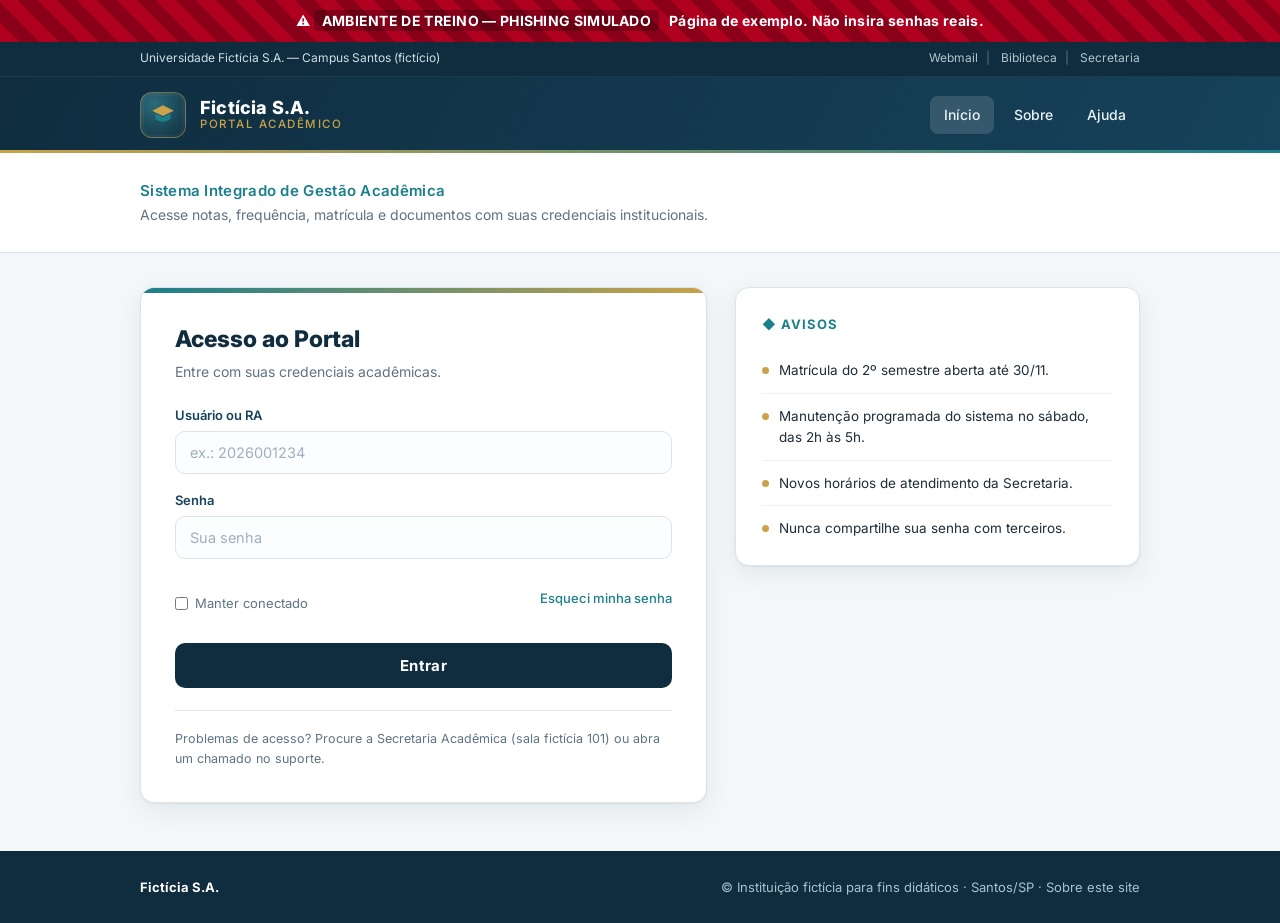
<file: exemplo-espelho/index.html>
<!DOCTYPE html>
<html lang="pt-BR">
<head>
  <meta charset="UTF-8">
  <meta name="viewport" content="width=device-width, initial-scale=1.0">
  <title>Portal Acadêmico — Fictícia S.A.</title>
  <link rel="stylesheet" href="css/estilo.css">
  <style>
    /* ---- Estilos exclusivos da versão de TREINO (não existem no site-alvo) ---- */
    .faixa-treino {
      background: repeating-linear-gradient(45deg,#b00020,#b00020 14px,#8a0019 14px,#8a0019 28px);
      color:#fff; text-align:center; font-weight:700; font-size:14px;
      padding:10px 12px; letter-spacing:.3px;
    }
    .faixa-treino span { background:rgba(0,0,0,.25); padding:2px 8px; border-radius:4px; }

    /* Overlay educativo exibido ao "enviar" o formulário */
    #overlay-educativo {
      display:none; position:fixed; inset:0; z-index:50;
      background:rgba(15,25,35,.92); color:#fff; overflow:auto; padding:40px 16px;
    }
    #overlay-educativo .painel {
      max-width:640px; margin:0 auto; background:#13202c;
      border:2px solid #b00020; border-radius:14px; padding:32px;
    }
    #overlay-educativo h2 { color:#ff6b7f; font-size:24px; margin-bottom:8px; }
    #overlay-educativo p.intro { color:#cfd9e2; margin-bottom:20px; }
    #overlay-educativo ol { margin:0 0 20px 20px; }
    #overlay-educativo li { margin:10px 0; line-height:1.5; }
    #overlay-educativo li strong { color:#ffd27f; }
    #overlay-educativo code { background:rgba(255,255,255,.1); padding:1px 5px; border-radius:4px; font-size:13px; }
    #overlay-educativo .fechar {
      background:#b00020; color:#fff; border:none; padding:11px 18px;
      border-radius:8px; font-size:15px; font-weight:600; cursor:pointer;
    }
    #overlay-educativo .fechar:hover { background:#8a0019; }
    #overlay-educativo .nota { margin-top:16px; font-size:12px; color:#8fa3b5; }
  </style>
</head>
<body>
  <!-- =====================================================================
       VERSÃO ESPELHO DE EXEMPLO — AMBIENTE DE TREINO
       Esta página é a REFERÊNCIA do resultado esperado no laboratório.
       Difere da clonagem de um atacante em dois pontos propositais:
         1) Faixa visível de "PHISHING SIMULADO".
         2) O formulário NÃO envia dados a lugar nenhum: ao clicar em
            "Entrar", ele mostra uma tela educativa (overlay) e descarta
            o que foi digitado.
       Nunca remova esses dois elementos ao publicar.
       ===================================================================== -->

  <div class="faixa-treino">
    ⚠️ <span>AMBIENTE DE TREINO — PHISHING SIMULADO</span> &nbsp; Página de exemplo. Não insira senhas reais.
  </div>

  <!-- barra superior fina -->
  <div class="barra-fina">
    <div class="container">
      <span>Universidade Fictícia S.A. — Campus Santos (fictício)</span>
      <span>
        <a href="#">Webmail</a><span class="sep">|</span>
        <a href="#">Biblioteca</a><span class="sep">|</span>
        <a href="#">Secretaria</a>
      </span>
    </div>
  </div>

  <!-- cabeçalho -->
  <header class="topo">
    <div class="container topo-flex">
      <div class="marca">
        <span class="brasao" aria-hidden="true">
          <svg viewBox="0 0 24 24" fill="none" xmlns="http://www.w3.org/2000/svg">
            <path d="M12 3L2 8l10 5 10-5-10-5z" fill="#c9a24a"/>
            <path d="M5 10.5V15c0 1 3 3 7 3s7-2 7-3v-4.5l-7 3.5-7-3.5z" fill="#1b7f8c"/>
          </svg>
        </span>
        <span class="marca-texto">
          <span class="nome">Fictícia S.A.</span>
          <span class="sub">Portal Acadêmico</span>
        </span>
      </div>
      <nav class="menu">
        <a href="index.html" class="ativo">Início</a>
        <a href="sobre.html">Sobre</a>
        <a href="#">Ajuda</a>
      </nav>
    </div>
  </header>

  <!-- faixa hero -->
  <div class="hero">
    <div class="container">
      <h2>Sistema Integrado de Gestão Acadêmica</h2>
      <p>Acesse notas, frequência, matrícula e documentos com suas credenciais institucionais.</p>
    </div>
  </div>

  <!-- conteúdo -->
  <main class="container conteudo">
    <section class="cartao cartao-login">
      <h1>Acesso ao Portal</h1>
      <p class="subtitulo">Entre com suas credenciais acadêmicas.</p>

      <!-- id no form para interceptar o envio via JavaScript -->
      <form id="form-login" autocomplete="off">
        <label for="usuario">Usuário ou RA</label>
        <input type="text" id="usuario" name="usuario" placeholder="ex.: 2026001234">

        <label for="senha">Senha</label>
        <input type="password" id="senha" name="senha" placeholder="Sua senha">

        <div class="linha-opcoes">
          <label class="checkbox"><input type="checkbox"> Manter conectado</label>
          <a href="#" class="link-pequeno">Esqueci minha senha</a>
        </div>

        <button type="submit" class="botao-primario">Entrar</button>
      </form>

      <p class="rodape-cartao">
        Problemas de acesso? Procure a Secretaria Acadêmica (sala fictícia 101)
        ou abra um chamado no suporte.
      </p>
    </section>

    <aside class="cartao avisos">
      <h3>◆ Avisos</h3>
      <ul>
        <li><span class="ponto"></span> Matrícula do 2º semestre aberta até 30/11.</li>
        <li><span class="ponto"></span> Manutenção programada do sistema no sábado, das 2h às 5h.</li>
        <li><span class="ponto"></span> Novos horários de atendimento da Secretaria.</li>
        <li><span class="ponto"></span> Nunca compartilhe sua senha com terceiros.</li>
      </ul>
    </aside>
  </main>

  <!-- rodapé -->
  <footer class="rodape">
    <div class="container">
      <span class="marca-mini">Fictícia S.A.</span>
      <span>© Instituição fictícia para fins didáticos · Santos/SP · <a href="sobre.html">Sobre este site</a></span>
    </div>
  </footer>

  <!-- Tela educativa -->
  <div id="overlay-educativo" role="dialog" aria-modal="true">
    <div class="painel">
      <h2>🎣 Você caiu em um phishing simulado!</h2>
      <p class="intro">
        Em um ataque real, os dados digitados agora estariam nas mãos de um golpista.
        Aqui, <strong>nada foi enviado</strong> — o que você escreveu foi descartado.
        Veja os sinais que denunciariam esta página:
      </p>
      <ol>
        <li><strong>A URL é diferente da oficial.</strong> Olhe a barra de endereço: o domínio não é o da instituição (ex.: termina em <code>github.io</code>, não no site real).</li>
        <li><strong>O cadeado (HTTPS) não garante que o site é legítimo.</strong> Qualquer um consegue um certificado grátis; cadeado significa "conexão cifrada", não "site confiável".</li>
        <li><strong>O pedido chegou por um link inesperado.</strong> E-mails/mensagens com urgência ("sua conta será bloqueada") levando a telas de login são o vetor clássico.</li>
        <li><strong>Pequenos detalhes fora do lugar.</strong> Página copiada pode ter links quebrados, imagens faltando ou textos levemente diferentes do original.</li>
      </ol>
      <p class="intro" style="margin-bottom:16px;">
        <strong>Regra de ouro:</strong> nunca digite senha a partir de um link recebido.
        Acesse sempre digitando o endereço oficial você mesmo ou usando um favorito confiável.
      </p>
      <button class="fechar" onclick="document.getElementById('overlay-educativo').style.display='none';">Entendi, voltar</button>
      <p class="nota">Exercício didático — Segurança de Sistemas. Nenhum dado é coletado, enviado ou armazenado.</p>
    </div>
  </div>

  <script>
    // Intercepta o envio: NÃO há destino, NÃO há coleta. Apenas educa.
    document.getElementById('form-login').addEventListener('submit', function (e) {
      e.preventDefault();                 // impede qualquer envio
      document.getElementById('senha').value = '';   // descarta o que foi digitado
      document.getElementById('usuario').value = '';
      document.getElementById('overlay-educativo').style.display = 'block';
      window.scrollTo(0, 0);
    });
  </script>
</body>
</html>
</file>
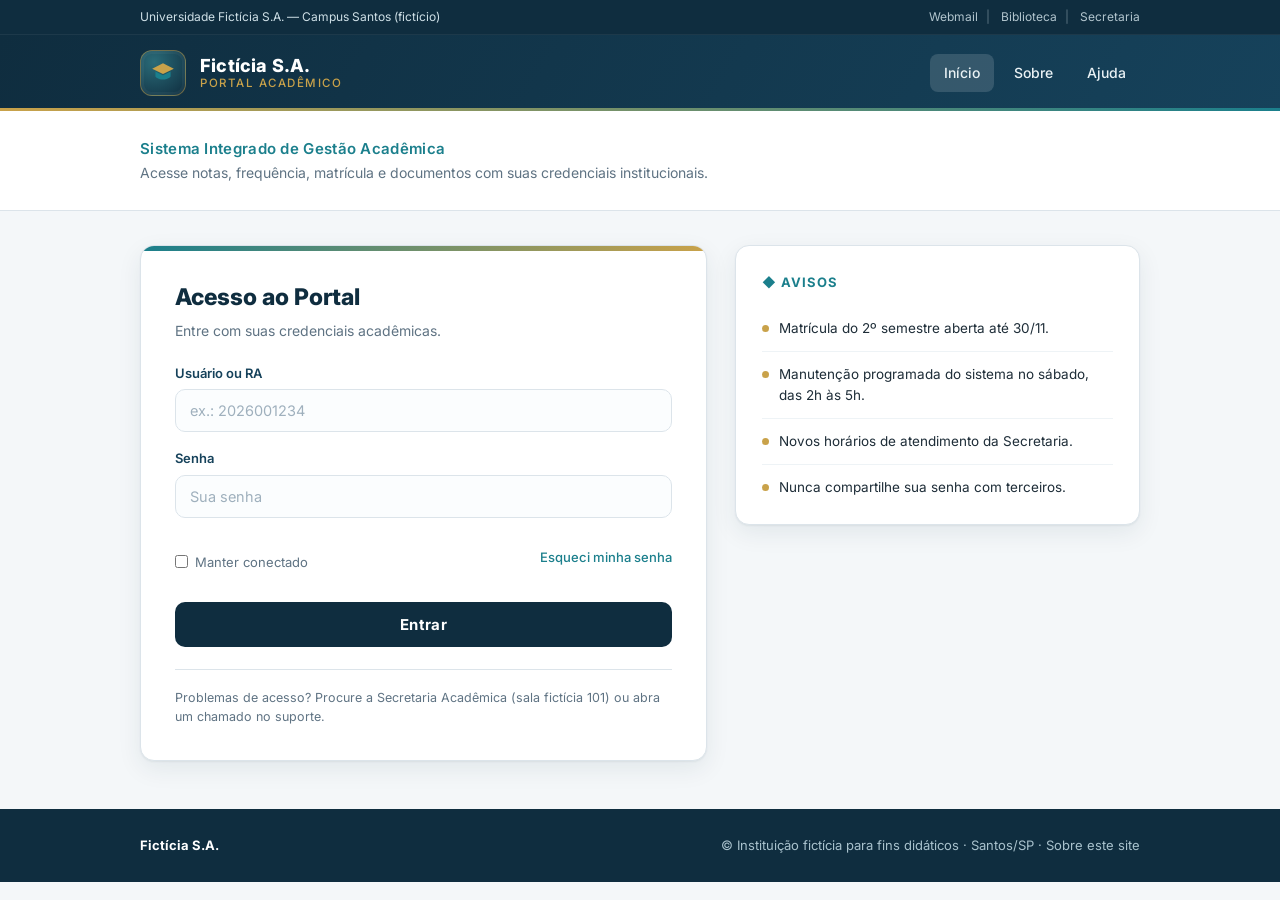
<file: site-alvo/index.html>
<!DOCTYPE html>
<html lang="pt-BR">
<head>
  <meta charset="UTF-8">
  <meta name="viewport" content="width=device-width, initial-scale=1.0">
  <title>Portal Acadêmico — Fictícia S.A.</title>
  <link rel="stylesheet" href="css/estilo.css">
</head>
<body>
  <!-- =====================================================================
       SITE-ALVO FICTÍCIO — uso exclusivamente educacional.
       "Fictícia S.A." é uma instituição inventada. Nenhuma marca real.
       Este é o site LEGÍTIMO que os alunos vão espelhar no laboratório.
       ===================================================================== -->

  <!-- barra superior fina -->
  <div class="barra-fina">
    <div class="container">
      <span>Universidade Fictícia S.A. — Campus Santos (fictício)</span>
      <span>
        <a href="#">Webmail</a><span class="sep">|</span>
        <a href="#">Biblioteca</a><span class="sep">|</span>
        <a href="#">Secretaria</a>
      </span>
    </div>
  </div>

  <!-- cabeçalho -->
  <header class="topo">
    <div class="container topo-flex">
      <div class="marca">
        <span class="brasao" aria-hidden="true">
          <svg viewBox="0 0 24 24" fill="none" xmlns="http://www.w3.org/2000/svg">
            <path d="M12 3L2 8l10 5 10-5-10-5z" fill="#c9a24a"/>
            <path d="M5 10.5V15c0 1 3 3 7 3s7-2 7-3v-4.5l-7 3.5-7-3.5z" fill="#1b7f8c"/>
          </svg>
        </span>
        <span class="marca-texto">
          <span class="nome">Fictícia S.A.</span>
          <span class="sub">Portal Acadêmico</span>
        </span>
      </div>
      <nav class="menu">
        <a href="index.html" class="ativo">Início</a>
        <a href="sobre.html">Sobre</a>
        <a href="#">Ajuda</a>
      </nav>
    </div>
  </header>

  <!-- faixa hero -->
  <div class="hero">
    <div class="container">
      <h2>Sistema Integrado de Gestão Acadêmica</h2>
      <p>Acesse notas, frequência, matrícula e documentos com suas credenciais institucionais.</p>
    </div>
  </div>

  <!-- conteúdo -->
  <main class="container conteudo">
    <section class="cartao cartao-login">
      <h1>Acesso ao Portal</h1>
      <p class="subtitulo">Entre com suas credenciais acadêmicas.</p>

      <form action="#" method="post" autocomplete="off" onsubmit="return false;">
        <label for="usuario">Usuário ou RA</label>
        <input type="text" id="usuario" name="usuario" placeholder="ex.: 2026001234">

        <label for="senha">Senha</label>
        <input type="password" id="senha" name="senha" placeholder="Sua senha">

        <div class="linha-opcoes">
          <label class="checkbox"><input type="checkbox"> Manter conectado</label>
          <a href="#" class="link-pequeno">Esqueci minha senha</a>
        </div>

        <button type="submit" class="botao-primario">Entrar</button>
      </form>

      <p class="rodape-cartao">
        Problemas de acesso? Procure a Secretaria Acadêmica (sala fictícia 101)
        ou abra um chamado no suporte.
      </p>
    </section>

    <aside class="cartao avisos">
      <h3>◆ Avisos</h3>
      <ul>
        <li><span class="ponto"></span> Matrícula do 2º semestre aberta até 30/11.</li>
        <li><span class="ponto"></span> Manutenção programada do sistema no sábado, das 2h às 5h.</li>
        <li><span class="ponto"></span> Novos horários de atendimento da Secretaria.</li>
        <li><span class="ponto"></span> Nunca compartilhe sua senha com terceiros.</li>
      </ul>
    </aside>
  </main>

  <!-- rodapé -->
  <footer class="rodape">
    <div class="container">
      <span class="marca-mini">Fictícia S.A.</span>
      <span>© Instituição fictícia para fins didáticos · Santos/SP · <a href="sobre.html">Sobre este site</a></span>
    </div>
  </footer>
</body>
</html>
</file>
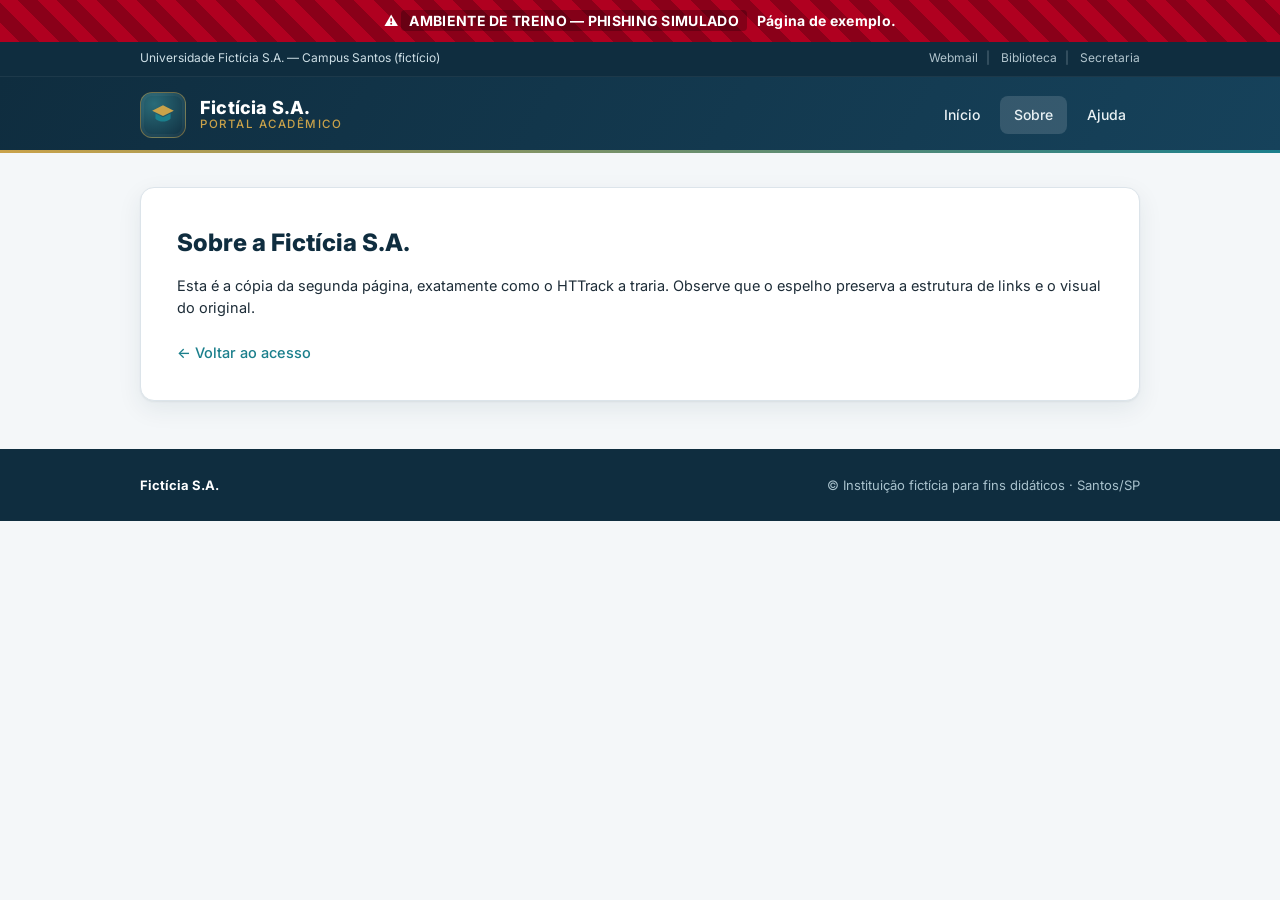
<file: exemplo-espelho/sobre.html>
<!DOCTYPE html>
<html lang="pt-BR">
<head>
  <meta charset="UTF-8">
  <meta name="viewport" content="width=device-width, initial-scale=1.0">
  <title>Sobre — Portal Acadêmico Fictícia S.A.</title>
  <link rel="stylesheet" href="css/estilo.css">
  <style>
    .faixa-treino {
      background: repeating-linear-gradient(45deg,#b00020,#b00020 14px,#8a0019 14px,#8a0019 28px);
      color:#fff; text-align:center; font-weight:700; font-size:14px;
      padding:10px 12px; letter-spacing:.3px;
    }
    .faixa-treino span { background:rgba(0,0,0,.25); padding:2px 8px; border-radius:4px; }
  </style>
</head>
<body>
  <div class="faixa-treino">
    ⚠️ <span>AMBIENTE DE TREINO — PHISHING SIMULADO</span> &nbsp; Página de exemplo.
  </div>

  <div class="barra-fina">
    <div class="container">
      <span>Universidade Fictícia S.A. — Campus Santos (fictício)</span>
      <span>
        <a href="#">Webmail</a><span class="sep">|</span>
        <a href="#">Biblioteca</a><span class="sep">|</span>
        <a href="#">Secretaria</a>
      </span>
    </div>
  </div>

  <header class="topo">
    <div class="container topo-flex">
      <div class="marca">
        <span class="brasao" aria-hidden="true">
          <svg viewBox="0 0 24 24" fill="none" xmlns="http://www.w3.org/2000/svg">
            <path d="M12 3L2 8l10 5 10-5-10-5z" fill="#c9a24a"/>
            <path d="M5 10.5V15c0 1 3 3 7 3s7-2 7-3v-4.5l-7 3.5-7-3.5z" fill="#1b7f8c"/>
          </svg>
        </span>
        <span class="marca-texto">
          <span class="nome">Fictícia S.A.</span>
          <span class="sub">Portal Acadêmico</span>
        </span>
      </div>
      <nav class="menu">
        <a href="index.html">Início</a>
        <a href="sobre.html" class="ativo">Sobre</a>
        <a href="#">Ajuda</a>
      </nav>
    </div>
  </header>

  <main class="container conteudo" style="grid-template-columns: 1fr;">
    <section class="cartao pagina-texto">
      <h1>Sobre a Fictícia S.A.</h1>
      <p>
        Esta é a cópia da segunda página, exatamente como o HTTrack a traria.
        Observe que o espelho preserva a estrutura de links e o visual do original.
      </p>
      <p style="margin-top:22px;">
        <a href="index.html" class="link-pequeno">← Voltar ao acesso</a>
      </p>
    </section>
  </main>

  <footer class="rodape">
    <div class="container">
      <span class="marca-mini">Fictícia S.A.</span>
      <span>© Instituição fictícia para fins didáticos · Santos/SP</span>
    </div>
  </footer>
</body>
</html>
</file>
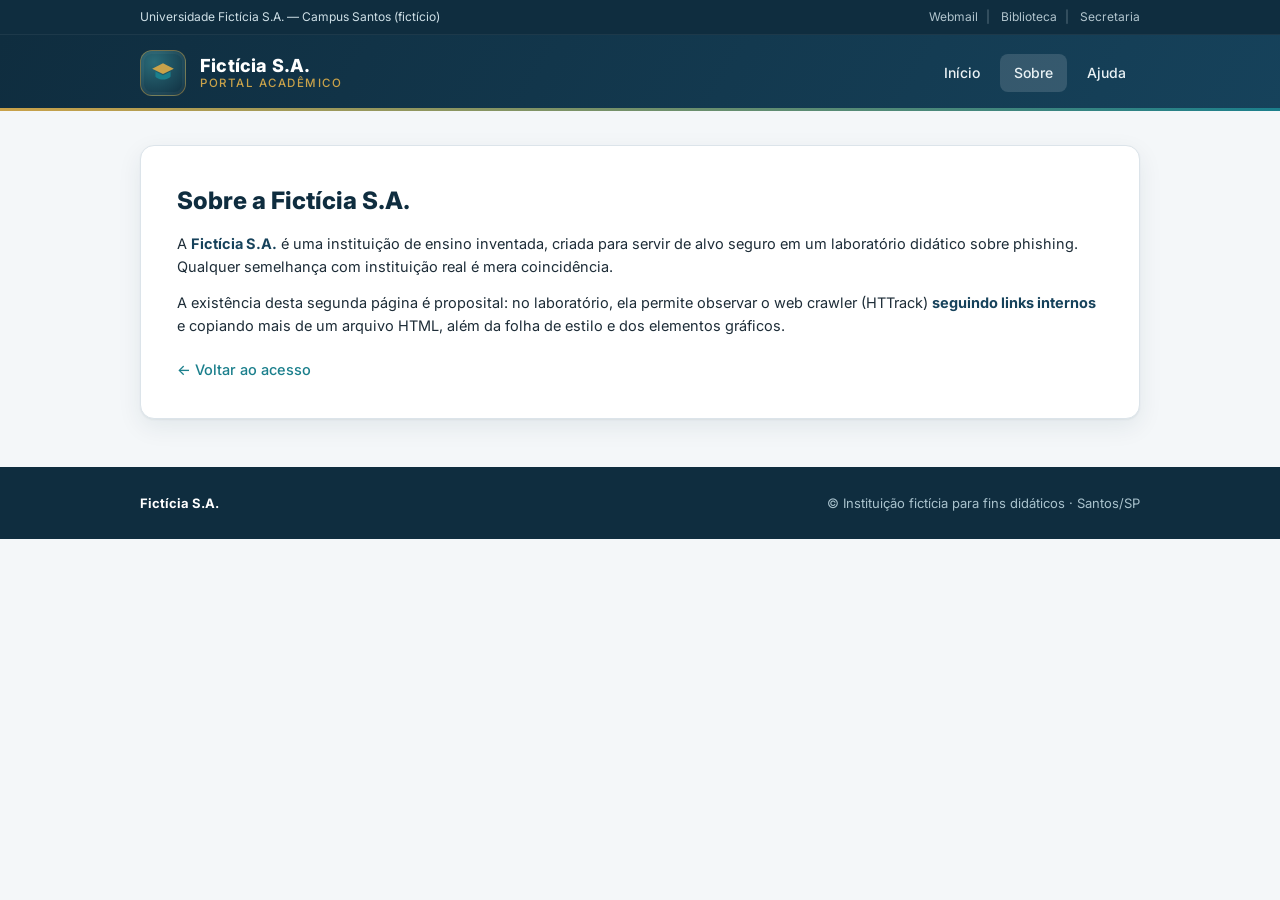
<file: site-alvo/sobre.html>
<!DOCTYPE html>
<html lang="pt-BR">
<head>
  <meta charset="UTF-8">
  <meta name="viewport" content="width=device-width, initial-scale=1.0">
  <title>Sobre — Portal Acadêmico Fictícia S.A.</title>
  <link rel="stylesheet" href="css/estilo.css">
</head>
<body>
  <div class="barra-fina">
    <div class="container">
      <span>Universidade Fictícia S.A. — Campus Santos (fictício)</span>
      <span>
        <a href="#">Webmail</a><span class="sep">|</span>
        <a href="#">Biblioteca</a><span class="sep">|</span>
        <a href="#">Secretaria</a>
      </span>
    </div>
  </div>

  <header class="topo">
    <div class="container topo-flex">
      <div class="marca">
        <span class="brasao" aria-hidden="true">
          <svg viewBox="0 0 24 24" fill="none" xmlns="http://www.w3.org/2000/svg">
            <path d="M12 3L2 8l10 5 10-5-10-5z" fill="#c9a24a"/>
            <path d="M5 10.5V15c0 1 3 3 7 3s7-2 7-3v-4.5l-7 3.5-7-3.5z" fill="#1b7f8c"/>
          </svg>
        </span>
        <span class="marca-texto">
          <span class="nome">Fictícia S.A.</span>
          <span class="sub">Portal Acadêmico</span>
        </span>
      </div>
      <nav class="menu">
        <a href="index.html">Início</a>
        <a href="sobre.html" class="ativo">Sobre</a>
        <a href="#">Ajuda</a>
      </nav>
    </div>
  </header>

  <main class="container conteudo" style="grid-template-columns: 1fr;">
    <section class="cartao pagina-texto">
      <h1>Sobre a Fictícia S.A.</h1>
      <p>
        A <strong>Fictícia S.A.</strong> é uma instituição de ensino inventada,
        criada para servir de alvo seguro em um laboratório didático sobre phishing.
        Qualquer semelhança com instituição real é mera coincidência.
      </p>
      <p>
        A existência desta segunda página é proposital: no laboratório, ela permite
        observar o web crawler (HTTrack) <strong>seguindo links internos</strong> e
        copiando mais de um arquivo HTML, além da folha de estilo e dos elementos
        gráficos.
      </p>
      <p style="margin-top:22px;">
        <a href="index.html" class="link-pequeno">← Voltar ao acesso</a>
      </p>
    </section>
  </main>

  <footer class="rodape">
    <div class="container">
      <span class="marca-mini">Fictícia S.A.</span>
      <span>© Instituição fictícia para fins didáticos · Santos/SP</span>
    </div>
  </footer>
</body>
</html>
</file>
<file: exemplo-espelho/css/estilo.css>
/* ============================================================
   Portal Acadêmico — Fictícia S.A.
   Folha de estilo do site-alvo (uso didático).
   Instituição inventada; nenhuma marca real.
   ============================================================ */

@import url('https://fonts.googleapis.com/css2?family=Inter:wght@400;500;600;700;800&display=swap');

:root {
  /* paleta institucional fictícia: azul-petróleo + dourado */
  --tinta:        #0f2d3f;   /* azul-petróleo escuro */
  --tinta-2:      #16425b;
  --acento:       #1b7f8c;   /* turquesa */
  --dourado:      #c9a24a;   /* detalhe nobre */
  --fundo:        #f4f7f9;
  --superficie:   #ffffff;
  --borda:        #dce4ea;
  --texto:        #1e2d38;
  --texto-suave:  #5f7383;
  --sombra:       0 1px 2px rgba(15,45,63,.06), 0 8px 24px rgba(15,45,63,.08);
  --raio:         14px;
}

* { box-sizing: border-box; margin: 0; padding: 0; }

body {
  font-family: 'Inter', 'Segoe UI', Arial, sans-serif;
  background: var(--fundo);
  color: var(--texto);
  line-height: 1.55;
  -webkit-font-smoothing: antialiased;
}

.container { max-width: 1040px; margin: 0 auto; padding: 0 20px; }

/* ---------- Barra superior fina ---------- */
.barra-fina {
  background: var(--tinta);
  color: #cfe0e7;
  font-size: 12px;
  border-bottom: 1px solid rgba(255,255,255,.06);
}
.barra-fina .container { display: flex; justify-content: space-between; align-items: center; height: 34px; }
.barra-fina a { color: #cfe0e7; text-decoration: none; opacity: .85; }
.barra-fina a:hover { opacity: 1; }
.barra-fina .sep { opacity: .4; margin: 0 8px; }

/* ---------- Cabeçalho ---------- */
.topo {
  background: linear-gradient(120deg, var(--tinta) 0%, var(--tinta-2) 100%);
  color: #fff;
  position: relative;
}
.topo::after {
  content: ""; position: absolute; left: 0; right: 0; bottom: 0; height: 3px;
  background: linear-gradient(90deg, var(--dourado), var(--acento));
}
.topo-flex { display: flex; align-items: center; justify-content: space-between; min-height: 76px; }

.marca { display: flex; align-items: center; gap: 14px; }
.brasao {
  width: 46px; height: 46px; flex: none;
  display: grid; place-items: center;
  border-radius: 12px;
  background: radial-gradient(circle at 30% 25%, #2a6b78, #0f2d3f);
  border: 1px solid rgba(201,162,74,.5);
  box-shadow: inset 0 0 0 3px rgba(255,255,255,.04);
}
.brasao svg { width: 26px; height: 26px; }
.marca-texto { line-height: 1.15; }
.marca-texto .nome { font-weight: 800; font-size: 18px; letter-spacing: .2px; }
.marca-texto .sub { display: block; font-size: 11.5px; font-weight: 500; color: var(--dourado); text-transform: uppercase; letter-spacing: 1.5px; }

.menu { display: flex; gap: 6px; }
.menu a {
  color: #eaf2f5; text-decoration: none; font-size: 14px; font-weight: 500;
  padding: 8px 14px; border-radius: 8px; transition: background .15s;
}
.menu a:hover { background: rgba(255,255,255,.10); }
.menu a.ativo { background: rgba(255,255,255,.14); }

/* ---------- Faixa hero ---------- */
.hero {
  background: var(--superficie);
  border-bottom: 1px solid var(--borda);
}
.hero .container { padding-top: 26px; padding-bottom: 26px; }
.hero h2 { font-size: 15px; font-weight: 600; color: var(--acento); letter-spacing: .3px; }
.hero p { color: var(--texto-suave); font-size: 14px; margin-top: 2px; }

/* ---------- Conteúdo ---------- */
.conteudo {
  display: grid; grid-template-columns: 1.4fr 1fr; gap: 28px;
  margin: 34px auto 48px; align-items: start;
}

.cartao {
  background: var(--superficie);
  border: 1px solid var(--borda);
  border-radius: var(--raio);
  box-shadow: var(--sombra);
}

/* cartão de login */
.cartao-login { padding: 34px; position: relative; overflow: hidden; }
.cartao-login::before {
  content: ""; position: absolute; top: 0; left: 0; width: 100%; height: 5px;
  background: linear-gradient(90deg, var(--acento), var(--dourado));
}
.cartao-login h1 { font-size: 23px; color: var(--tinta); font-weight: 800; }
.subtitulo { color: var(--texto-suave); font-size: 14px; margin: 4px 0 22px; }

form label { display: block; font-size: 13px; font-weight: 600; color: var(--tinta-2); margin: 16px 0 6px; }
form input[type="text"], form input[type="password"] {
  width: 100%; padding: 12px 14px; font-size: 14.5px; font-family: inherit;
  border: 1.5px solid var(--borda); border-radius: 10px; background: #fbfdfe;
  transition: border-color .15s, box-shadow .15s;
}
form input::placeholder { color: #9fb0bd; }
form input:focus {
  outline: none; border-color: var(--acento);
  box-shadow: 0 0 0 3px rgba(27,127,140,.15); background: #fff;
}

.linha-opcoes { display: flex; justify-content: space-between; align-items: center; margin: 18px 0 6px; font-size: 13px; }
.checkbox { font-weight: 400; color: var(--texto-suave); display: flex; align-items: center; gap: 7px; cursor: pointer; }
.checkbox input { accent-color: var(--acento); }
.link-pequeno { color: var(--acento); text-decoration: none; font-weight: 500; }
.link-pequeno:hover { text-decoration: underline; }

.botao-primario {
  width: 100%; margin-top: 18px; padding: 13px; font-size: 15px; font-weight: 700; font-family: inherit;
  color: #fff; background: var(--tinta); border: none; border-radius: 10px; cursor: pointer;
  letter-spacing: .3px; transition: background .15s, transform .05s;
}
.botao-primario:hover { background: var(--acento); }
.botao-primario:active { transform: translateY(1px); }

.rodape-cartao {
  margin-top: 22px; padding-top: 18px; border-top: 1px solid var(--borda);
  font-size: 12.5px; color: var(--texto-suave);
}

/* coluna lateral */
.avisos { padding: 26px; }
.avisos h3 {
  font-size: 13px; color: var(--acento); font-weight: 700; text-transform: uppercase;
  letter-spacing: 1px; margin-bottom: 14px; display: flex; align-items: center; gap: 8px;
}
.avisos ul { list-style: none; }
.avisos li { font-size: 13.5px; padding: 12px 0; border-bottom: 1px solid #eef3f6; display: flex; gap: 10px; }
.avisos li:last-child { border-bottom: none; padding-bottom: 0; }
.avisos li .ponto { flex: none; width: 7px; height: 7px; border-radius: 50%; background: var(--dourado); margin-top: 7px; }

/* página sobre */
.pagina-texto { padding: 36px; }
.pagina-texto h1 { font-size: 24px; color: var(--tinta); font-weight: 800; margin-bottom: 6px; }
.pagina-texto p { font-size: 14.5px; color: var(--texto); margin-top: 14px; }
.pagina-texto p strong { color: var(--tinta-2); }

/* ---------- Rodapé ---------- */
.rodape { background: var(--tinta); color: #a9c2cd; padding: 26px 0; font-size: 13px; }
.rodape .container { display: flex; justify-content: space-between; align-items: center; flex-wrap: wrap; gap: 10px; }
.rodape .marca-mini { font-weight: 700; color: #fff; }
.rodape a { color: #a9c2cd; text-decoration: none; }
.rodape a:hover { color: #fff; }

/* ---------- Responsivo ---------- */
@media (max-width: 760px) {
  .conteudo { grid-template-columns: 1fr; }
  .barra-fina .container { font-size: 11px; }
  .menu { gap: 0; }
  .menu a { padding: 8px 10px; font-size: 13px; }
  .marca-texto .nome { font-size: 16px; }
}
</file>
<file: site-alvo/css/estilo.css>
/* ============================================================
   Portal Acadêmico — Fictícia S.A.
   Folha de estilo do site-alvo (uso didático).
   Instituição inventada; nenhuma marca real.
   ============================================================ */

@import url('https://fonts.googleapis.com/css2?family=Inter:wght@400;500;600;700;800&display=swap');

:root {
  /* paleta institucional fictícia: azul-petróleo + dourado */
  --tinta:        #0f2d3f;   /* azul-petróleo escuro */
  --tinta-2:      #16425b;
  --acento:       #1b7f8c;   /* turquesa */
  --dourado:      #c9a24a;   /* detalhe nobre */
  --fundo:        #f4f7f9;
  --superficie:   #ffffff;
  --borda:        #dce4ea;
  --texto:        #1e2d38;
  --texto-suave:  #5f7383;
  --sombra:       0 1px 2px rgba(15,45,63,.06), 0 8px 24px rgba(15,45,63,.08);
  --raio:         14px;
}

* { box-sizing: border-box; margin: 0; padding: 0; }

body {
  font-family: 'Inter', 'Segoe UI', Arial, sans-serif;
  background: var(--fundo);
  color: var(--texto);
  line-height: 1.55;
  -webkit-font-smoothing: antialiased;
}

.container { max-width: 1040px; margin: 0 auto; padding: 0 20px; }

/* ---------- Barra superior fina ---------- */
.barra-fina {
  background: var(--tinta);
  color: #cfe0e7;
  font-size: 12px;
  border-bottom: 1px solid rgba(255,255,255,.06);
}
.barra-fina .container { display: flex; justify-content: space-between; align-items: center; height: 34px; }
.barra-fina a { color: #cfe0e7; text-decoration: none; opacity: .85; }
.barra-fina a:hover { opacity: 1; }
.barra-fina .sep { opacity: .4; margin: 0 8px; }

/* ---------- Cabeçalho ---------- */
.topo {
  background: linear-gradient(120deg, var(--tinta) 0%, var(--tinta-2) 100%);
  color: #fff;
  position: relative;
}
.topo::after {
  content: ""; position: absolute; left: 0; right: 0; bottom: 0; height: 3px;
  background: linear-gradient(90deg, var(--dourado), var(--acento));
}
.topo-flex { display: flex; align-items: center; justify-content: space-between; min-height: 76px; }

.marca { display: flex; align-items: center; gap: 14px; }
.brasao {
  width: 46px; height: 46px; flex: none;
  display: grid; place-items: center;
  border-radius: 12px;
  background: radial-gradient(circle at 30% 25%, #2a6b78, #0f2d3f);
  border: 1px solid rgba(201,162,74,.5);
  box-shadow: inset 0 0 0 3px rgba(255,255,255,.04);
}
.brasao svg { width: 26px; height: 26px; }
.marca-texto { line-height: 1.15; }
.marca-texto .nome { font-weight: 800; font-size: 18px; letter-spacing: .2px; }
.marca-texto .sub { display: block; font-size: 11.5px; font-weight: 500; color: var(--dourado); text-transform: uppercase; letter-spacing: 1.5px; }

.menu { display: flex; gap: 6px; }
.menu a {
  color: #eaf2f5; text-decoration: none; font-size: 14px; font-weight: 500;
  padding: 8px 14px; border-radius: 8px; transition: background .15s;
}
.menu a:hover { background: rgba(255,255,255,.10); }
.menu a.ativo { background: rgba(255,255,255,.14); }

/* ---------- Faixa hero ---------- */
.hero {
  background: var(--superficie);
  border-bottom: 1px solid var(--borda);
}
.hero .container { padding-top: 26px; padding-bottom: 26px; }
.hero h2 { font-size: 15px; font-weight: 600; color: var(--acento); letter-spacing: .3px; }
.hero p { color: var(--texto-suave); font-size: 14px; margin-top: 2px; }

/* ---------- Conteúdo ---------- */
.conteudo {
  display: grid; grid-template-columns: 1.4fr 1fr; gap: 28px;
  margin: 34px auto 48px; align-items: start;
}

.cartao {
  background: var(--superficie);
  border: 1px solid var(--borda);
  border-radius: var(--raio);
  box-shadow: var(--sombra);
}

/* cartão de login */
.cartao-login { padding: 34px; position: relative; overflow: hidden; }
.cartao-login::before {
  content: ""; position: absolute; top: 0; left: 0; width: 100%; height: 5px;
  background: linear-gradient(90deg, var(--acento), var(--dourado));
}
.cartao-login h1 { font-size: 23px; color: var(--tinta); font-weight: 800; }
.subtitulo { color: var(--texto-suave); font-size: 14px; margin: 4px 0 22px; }

form label { display: block; font-size: 13px; font-weight: 600; color: var(--tinta-2); margin: 16px 0 6px; }
form input[type="text"], form input[type="password"] {
  width: 100%; padding: 12px 14px; font-size: 14.5px; font-family: inherit;
  border: 1.5px solid var(--borda); border-radius: 10px; background: #fbfdfe;
  transition: border-color .15s, box-shadow .15s;
}
form input::placeholder { color: #9fb0bd; }
form input:focus {
  outline: none; border-color: var(--acento);
  box-shadow: 0 0 0 3px rgba(27,127,140,.15); background: #fff;
}

.linha-opcoes { display: flex; justify-content: space-between; align-items: center; margin: 18px 0 6px; font-size: 13px; }
.checkbox { font-weight: 400; color: var(--texto-suave); display: flex; align-items: center; gap: 7px; cursor: pointer; }
.checkbox input { accent-color: var(--acento); }
.link-pequeno { color: var(--acento); text-decoration: none; font-weight: 500; }
.link-pequeno:hover { text-decoration: underline; }

.botao-primario {
  width: 100%; margin-top: 18px; padding: 13px; font-size: 15px; font-weight: 700; font-family: inherit;
  color: #fff; background: var(--tinta); border: none; border-radius: 10px; cursor: pointer;
  letter-spacing: .3px; transition: background .15s, transform .05s;
}
.botao-primario:hover { background: var(--acento); }
.botao-primario:active { transform: translateY(1px); }

.rodape-cartao {
  margin-top: 22px; padding-top: 18px; border-top: 1px solid var(--borda);
  font-size: 12.5px; color: var(--texto-suave);
}

/* coluna lateral */
.avisos { padding: 26px; }
.avisos h3 {
  font-size: 13px; color: var(--acento); font-weight: 700; text-transform: uppercase;
  letter-spacing: 1px; margin-bottom: 14px; display: flex; align-items: center; gap: 8px;
}
.avisos ul { list-style: none; }
.avisos li { font-size: 13.5px; padding: 12px 0; border-bottom: 1px solid #eef3f6; display: flex; gap: 10px; }
.avisos li:last-child { border-bottom: none; padding-bottom: 0; }
.avisos li .ponto { flex: none; width: 7px; height: 7px; border-radius: 50%; background: var(--dourado); margin-top: 7px; }

/* página sobre */
.pagina-texto { padding: 36px; }
.pagina-texto h1 { font-size: 24px; color: var(--tinta); font-weight: 800; margin-bottom: 6px; }
.pagina-texto p { font-size: 14.5px; color: var(--texto); margin-top: 14px; }
.pagina-texto p strong { color: var(--tinta-2); }

/* ---------- Rodapé ---------- */
.rodape { background: var(--tinta); color: #a9c2cd; padding: 26px 0; font-size: 13px; }
.rodape .container { display: flex; justify-content: space-between; align-items: center; flex-wrap: wrap; gap: 10px; }
.rodape .marca-mini { font-weight: 700; color: #fff; }
.rodape a { color: #a9c2cd; text-decoration: none; }
.rodape a:hover { color: #fff; }

/* ---------- Responsivo ---------- */
@media (max-width: 760px) {
  .conteudo { grid-template-columns: 1fr; }
  .barra-fina .container { font-size: 11px; }
  .menu { gap: 0; }
  .menu a { padding: 8px 10px; font-size: 13px; }
  .marca-texto .nome { font-size: 16px; }
}
</file>
